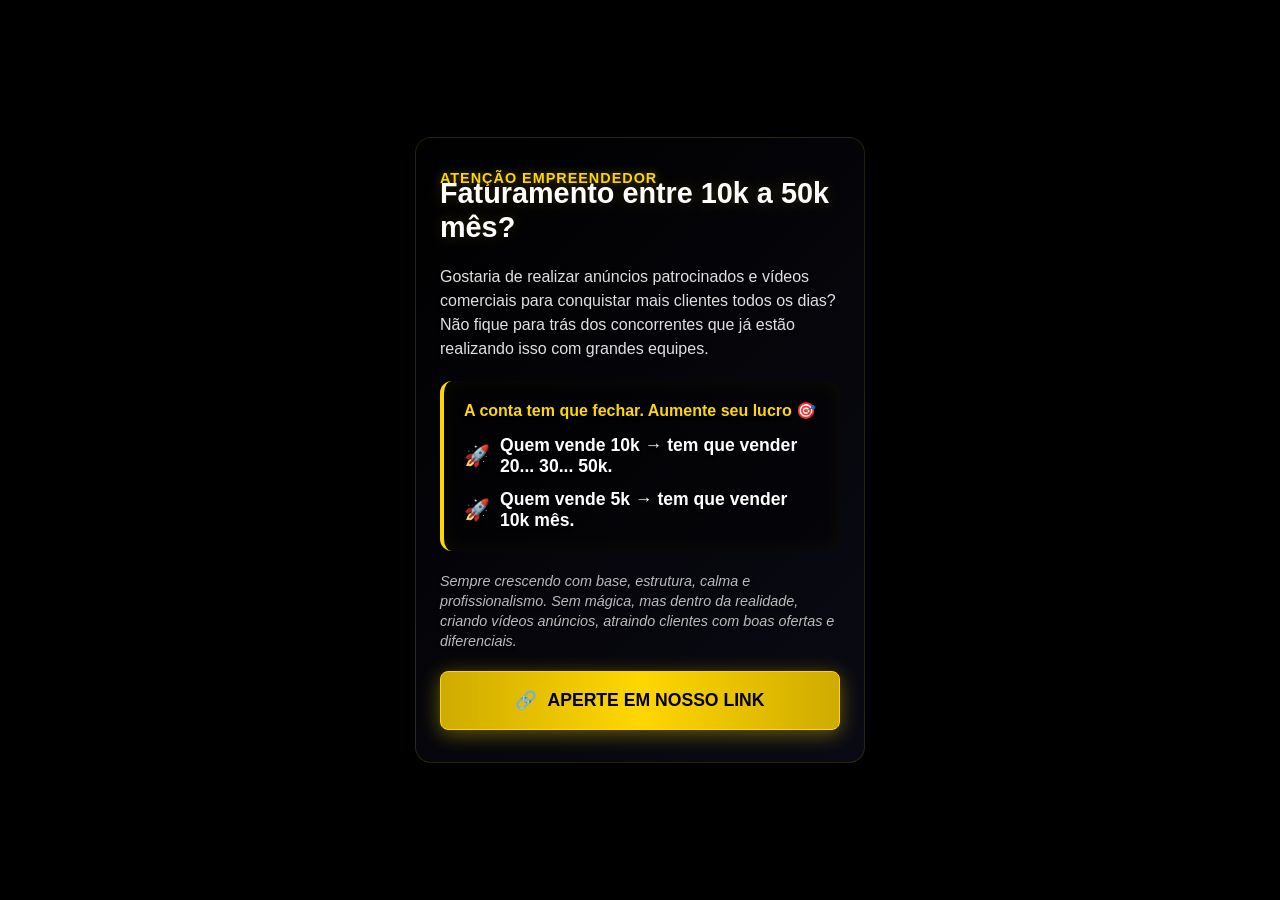
<file: Atenção Empreendedor  Faturamento entre 10k a 50k mês.html>
<!DOCTYPE html>
<html lang="pt-br">
<head>
    <meta charset="UTF-8">
    <meta name="viewport" content="width=device-width, initial-scale=1.0">
    <title>Visualização de Anúncio Galaxy Dark Theme</title>
    <style>
        /* Reset básico para garantir consistência entre navegadores */
        * {
            margin: 0;
            padding: 0;
            box-sizing: border-box;
            font-family: 'Segoe UI', Roboto, Helvetica, Arial, sans-serif;
        }

        /* Centralizando o anúncio na tela */
        body {
            display: flex;
            justify-content: center;
            align-items: center;
            min-height: 100vh;
            background-color: #000000; /* Fundo da página PRETO PURO */
            padding: 20px;
        }

        /* O Container Principal do Anúncio */
        .ad-container {
            position: relative;
            width: 100%;
            max-width: 450px;
            /* MUDANÇA: Gradiente Deep Space (Preto profundo) */
            background: linear-gradient(135deg, #000000 0%, #0a0a14 100%);
            color: #ffffff;
            border-radius: 16px;
            overflow: hidden;
            box-shadow: 0 20px 40px rgba(0,0,0,0.6);
            /* Adicionando uma borda sutil dourada para luxo */
            border: 1px solid rgba(255, 215, 0, 0.15);
        }

        /* Imagem de Fundo Galáxia (Overlay) */
        .ad-bg-image {
            position: absolute;
            top: 0;
            left: 0;
            width: 100%;
            height: 100%;
            /* MUDANÇA: Imagem de Galáxia/Nebulosa */
            background-image: url('https://images.unsplash.com/photo-1462331940025-496dfa712568?q=80&w=1000&auto=format&fit=crop');
            background-size: cover;
            background-position: center;
            /* Ajuste de opacidade e blend mode para as estrelas brilharem no fundo escuro */
            opacity: 0.4; 
            mix-blend-mode: screen;
            z-index: 1;
        }

        /* Conteúdo do anúncio */
        .ad-content {
            position: relative;
            z-index: 2;
            padding: 32px 24px;
            display: flex;
            flex-direction: column;
            gap: 20px;
            /* Sombra sutil no texto para melhorar leitura sobre a galáxia */
            text-shadow: 0 2px 4px rgba(0,0,0,0.3);
        }

        /* --- Hierarquia Tipográfica e Cores Douradas --- */

        /* O FILTRO (Público-Alvo) */
        .highlight-filter {
            color: #FFD700; /* Dourado */
            font-weight: 700;
            font-size: 0.9rem;
            text-transform: uppercase;
            letter-spacing: 1px;
            margin-bottom: -10px;
            text-shadow: 0 0 10px rgba(255, 215, 0, 0.4); /* Brilho dourado */
        }

        /* TÍTULO PRINCIPAL */
        h1 {
            font-size: 1.8rem;
            line-height: 1.2;
            font-weight: 800;
            color: #ffffff;
             /* Brilho dourado sutil no título */
            text-shadow: 0 0 15px rgba(255, 215, 0, 0.2);
        }

        /* O Problema e a Ambição (Texto do corpo) */
        .body-text {
            font-size: 1rem;
            line-height: 1.5;
            color: #e0e0e0;
        }

        /* Bloco de Escala */
        .scaling-block {
            /* Fundo mais escuro e translúcido */
            background-color: rgba(0, 0, 0, 0.4); 
            padding: 20px;
            border-radius: 12px;
            /* Borda dourada vibrante */
            border-left: 4px solid #FFD700;
            box-shadow: inset 0 0 20px rgba(255, 215, 0, 0.05);
        }

        .scaling-item {
            display: flex;
            align-items: center;
            font-size: 1.1rem;
            font-weight: 600;
            margin-bottom: 12px;
            color: #fff;
        }
        
        .scaling-item:last-child {
            margin-bottom: 0;
        }

        .emoji-rocket {
            margin-right: 10px;
            font-size: 1.3rem;
        }

        /* Metodologia (Texto secundário) */
        .methodology-text {
            font-size: 0.9rem;
            line-height: 1.4;
            color: #bbb; /* Um pouco mais claro para contraste no preto */
            font-style: italic;
        }

        /* Botão CTA Dourado Premium */
        .cta-button {
            display: flex;
            justify-content: center;
            align-items: center;
            /* Gradiente dourado mais rico e metálico */
            background: linear-gradient(to right, #CFAB00, #FFD700, #CFAB00);
            color: #000000; /* Texto preto para máximo contraste no ouro */
            text-decoration: none;
            font-weight: 800;
            font-size: 1.1rem;
            padding: 18px;
            border-radius: 8px;
            text-transform: uppercase;
            transition: transform 0.2s, box-shadow 0.2s;
            box-shadow: 0 4px 20px rgba(255, 215, 0, 0.4); /* Sombra dourada */
            text-align: center;
            border: 1px solid #FFD700;
            text-shadow: none; /* Remove sombra de texto do botão */
        }

        /* Efeito de hover no botão */
        .cta-button:hover {
            transform: translateY(-2px);
            box-shadow: 0 8px 30px rgba(255, 215, 0, 0.6);
            background: linear-gradient(to right, #FFD700, #FFE57A, #FFD700); /* Fica mais claro no hover */
        }
        
        .link-icon {
            margin-right: 10px;
        }

    </style>
</head>
<body>

    <div class="ad-container">
        <div class="ad-bg-image"></div>

        <div class="ad-content">
            
            <div>
                <p class="highlight-filter">Atenção Empreendedor</p>
                <h1>Faturamento entre 10k a 50k mês?</h1>
            </div>

            <p class="body-text">
                Gostaria de realizar anúncios patrocinados e vídeos comerciais para conquistar mais clientes todos os dias? Não fique para trás dos concorrentes que já estão realizando isso com grandes equipes.
            </p>

            <div class="scaling-block">
                <p style="margin-bottom: 15px; font-weight: bold; color: #FFD700;">A conta tem que fechar. Aumente seu lucro 🎯</p>
                <div class="scaling-item">
                    <span class="emoji-rocket">🚀</span> Quem vende 10k → tem que vender 20... 30... 50k.
                </div>
                <div class="scaling-item">
                    <span class="emoji-rocket">🚀</span> Quem vende 5k → tem que vender 10k mês.
                </div>
            </div>

            <p class="methodology-text">
                Sempre crescendo com base, estrutura, calma e profissionalismo. Sem mágica, mas dentro da realidade, criando vídeos anúncios, atraindo clientes com boas ofertas e diferenciais.
            </p>

            <a href="#" class="cta-button" id="myLinkButton">
                <span class="link-icon">🔗</span> Aperte em nosso link
            </a>

        </div>
    </div>

    <script>
        // Adiciona um ouvinte de clique ao botão para simular a ação
        document.getElementById('myLinkButton').addEventListener('click', function(e) {
            e.preventDefault(); // Impede o link de navegar de verdade neste exemplo
            
            // Simulação visual de clique
            this.style.transform = 'scale(0.98)';
            setTimeout(() => {
                this.style.transform = 'translateY(-2px)';
            }, 150);

            // Feedback para quem está testando o código
            alert("Clique registrado! No anúncio real, isso levaria para sua landing page/WhatsApp.");
            console.log("O usuário clicou no CTA de crescimento de faturamento.");
        });
    </script>

</body>
</html>
</file>
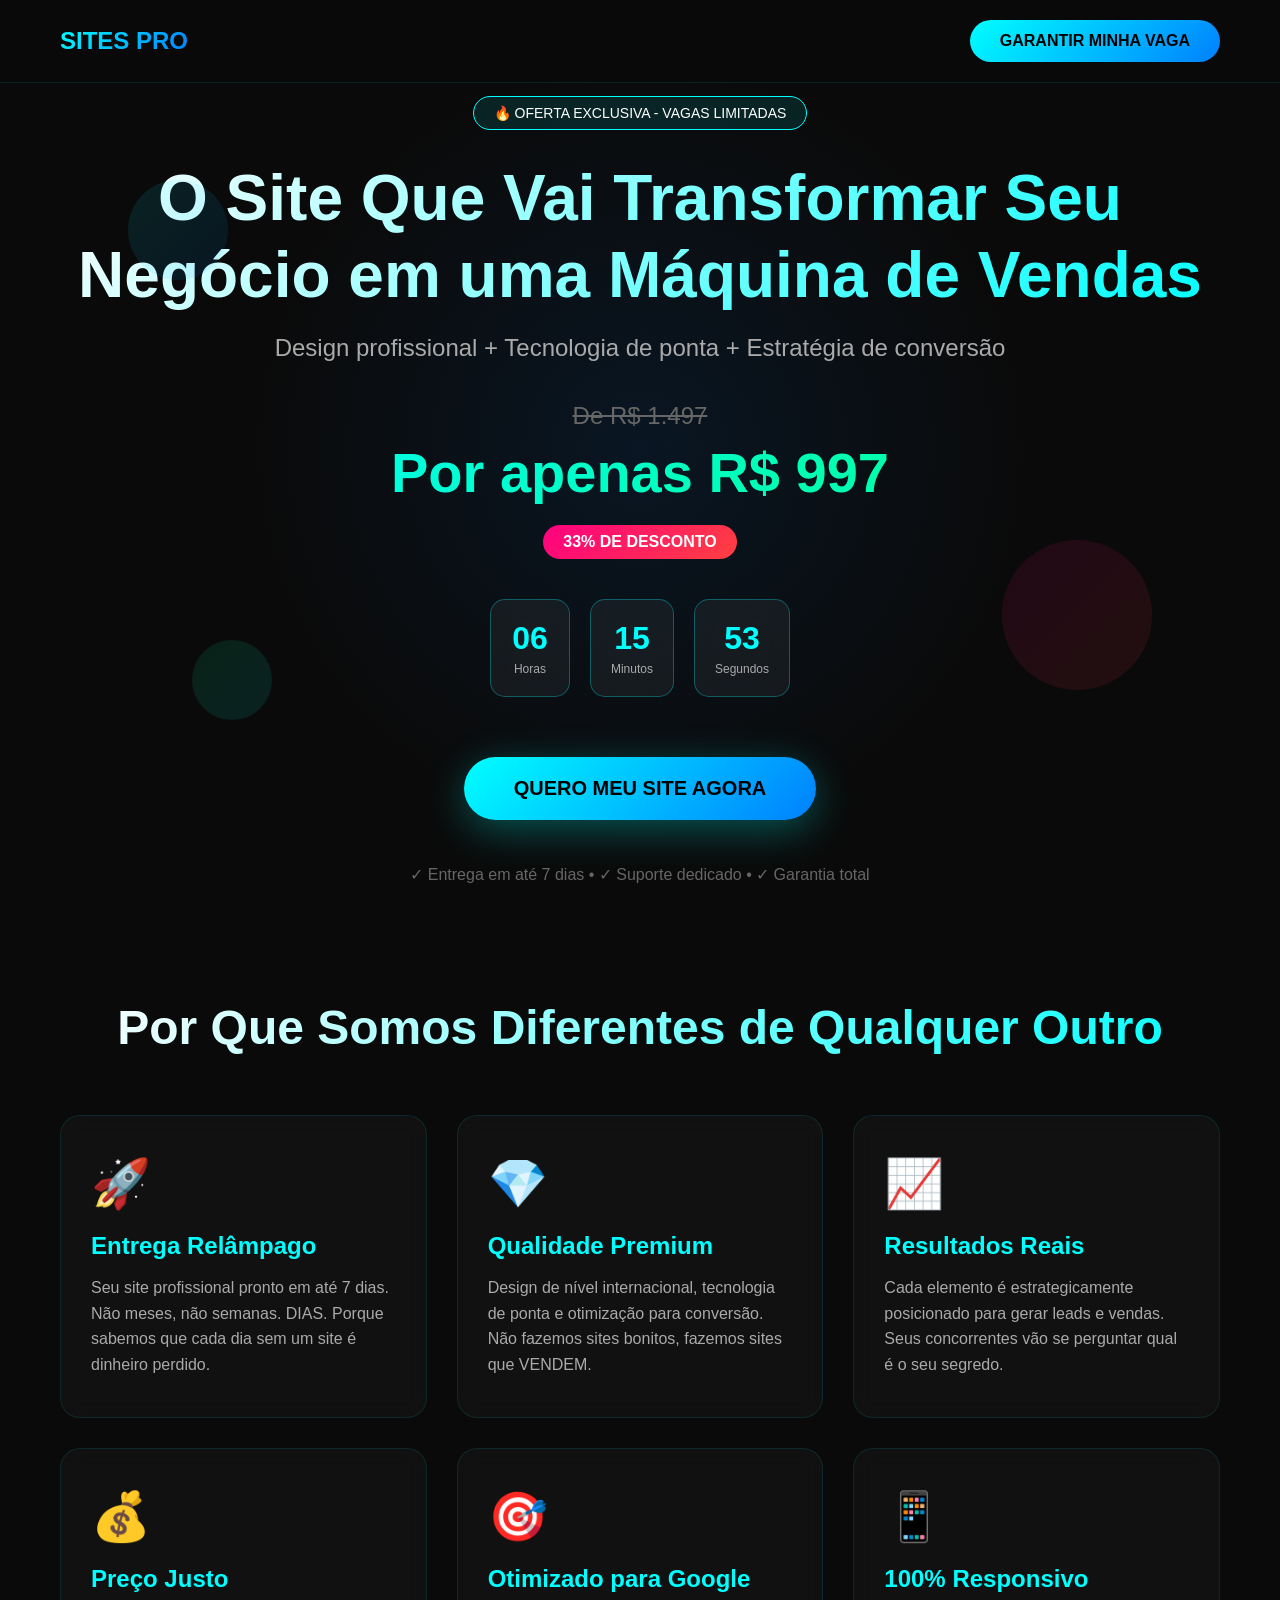
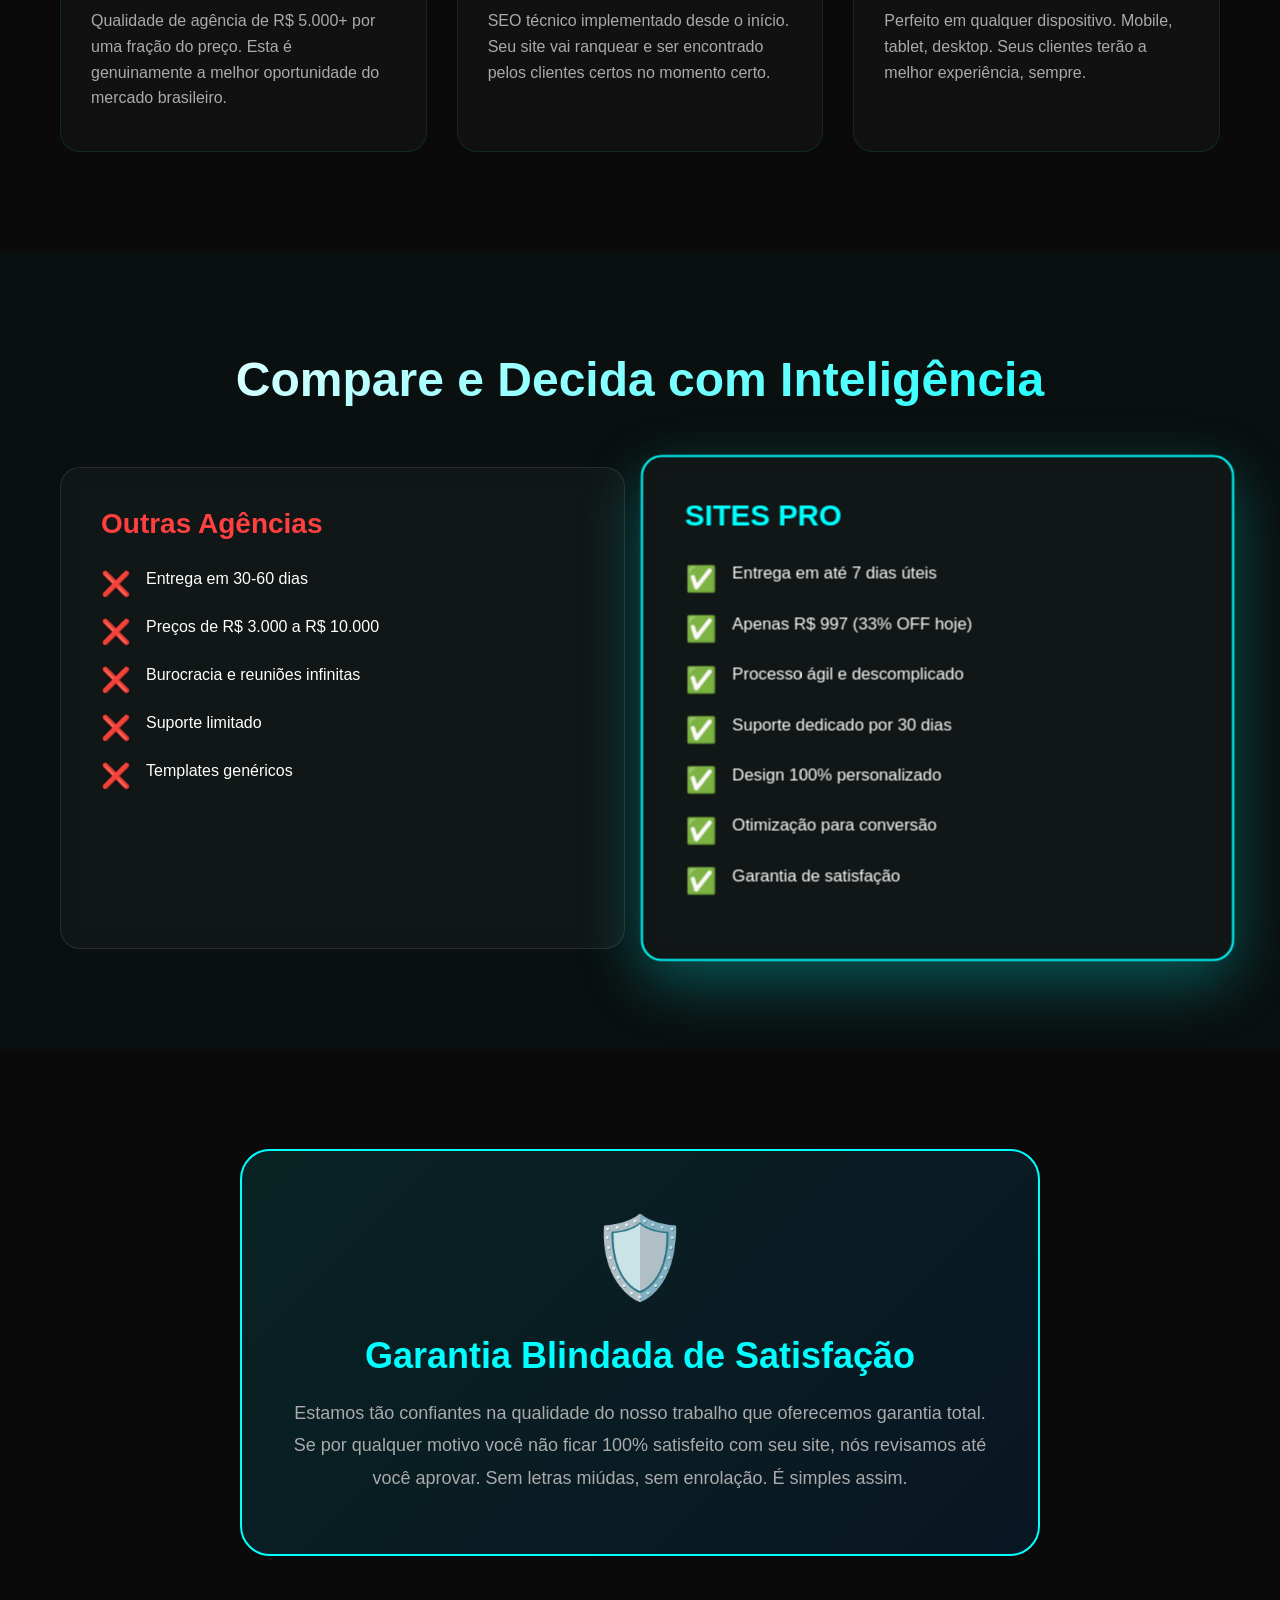
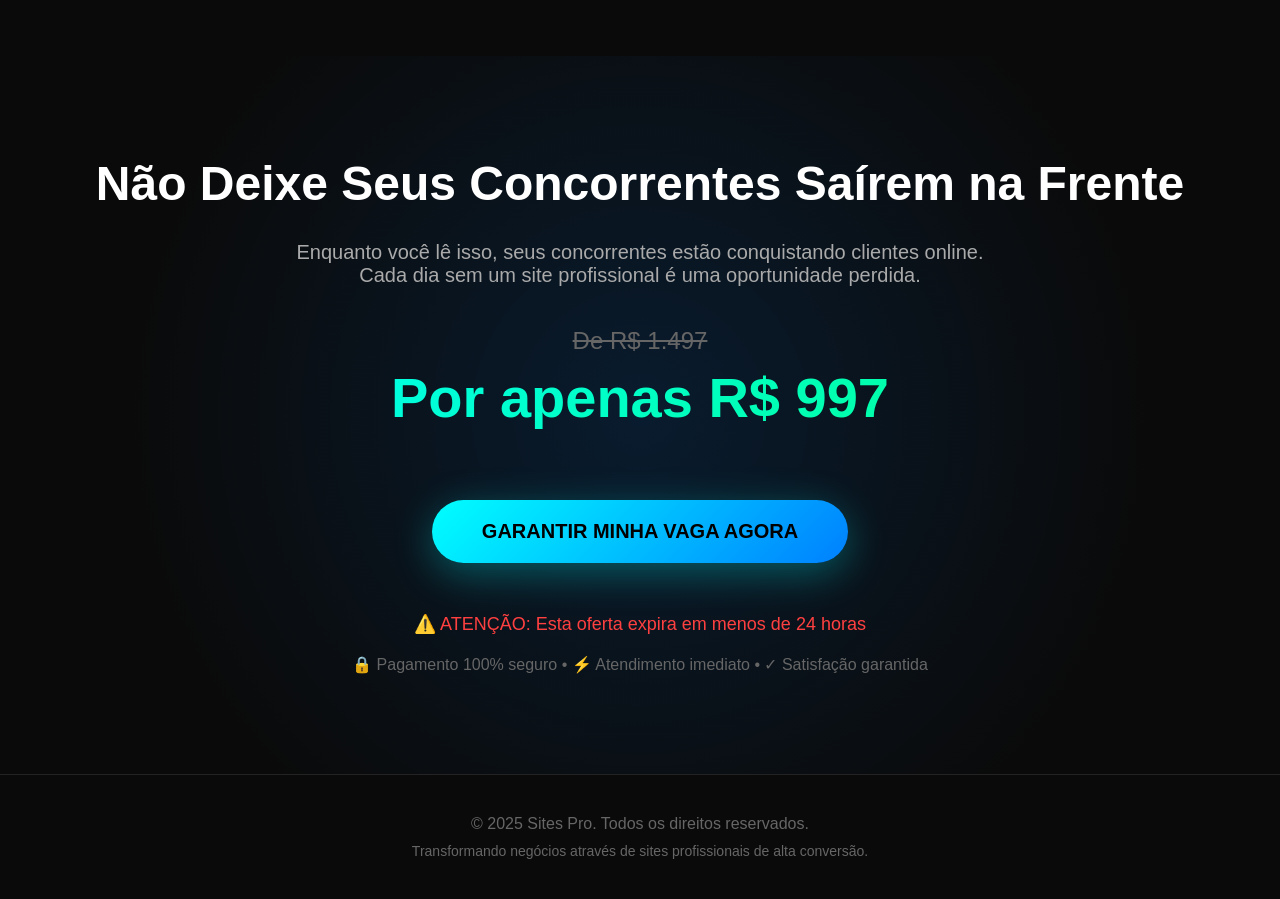
<file: landing_page_sites.html>
<!DOCTYPE html>
<html lang="pt-BR">
<head>
    <meta charset="UTF-8">
    <meta name="viewport" content="width=device-width, initial-scale=1.0">
    <title>Site Profissional que Vende | Oferta Exclusiva</title>
    <style>
        * {
            margin: 0;
            padding: 0;
            box-sizing: border-box;
        }

        body {
            font-family: 'Segoe UI', Tahoma, Geneva, Verdana, sans-serif;
            background: #0a0a0a;
            color: #fff;
            overflow-x: hidden;
        }

        .container {
            max-width: 1200px;
            margin: 0 auto;
            padding: 0 20px;
        }

        /* Header */
        header {
            background: rgba(10, 10, 10, 0.95);
            backdrop-filter: blur(10px);
            padding: 20px 0;
            position: fixed;
            width: 100%;
            top: 0;
            z-index: 1000;
            border-bottom: 1px solid rgba(0, 255, 255, 0.1);
        }

        .header-content {
            display: flex;
            justify-content: space-between;
            align-items: center;
        }

        .logo {
            font-size: 24px;
            font-weight: bold;
            background: linear-gradient(135deg, #00ffff, #0080ff);
            -webkit-background-clip: text;
            -webkit-text-fill-color: transparent;
        }

        .cta-header {
            background: linear-gradient(135deg, #00ffff, #0080ff);
            color: #000;
            padding: 12px 30px;
            border: none;
            border-radius: 50px;
            font-weight: bold;
            cursor: pointer;
            transition: all 0.3s;
            text-decoration: none;
            display: inline-block;
        }

        .cta-header:hover {
            transform: scale(1.05);
            box-shadow: 0 0 30px rgba(0, 255, 255, 0.5);
        }

        /* Hero Section */
        .hero {
            min-height: 100vh;
            display: flex;
            align-items: center;
            justify-content: center;
            position: relative;
            padding-top: 80px;
            background: radial-gradient(circle at 50% 50%, rgba(0, 128, 255, 0.1) 0%, transparent 50%);
        }

        .hero-content {
            text-align: center;
            z-index: 2;
        }

        .badge {
            display: inline-block;
            background: rgba(0, 255, 255, 0.1);
            border: 1px solid #00ffff;
            padding: 8px 20px;
            border-radius: 50px;
            font-size: 14px;
            margin-bottom: 30px;
            animation: pulse 2s infinite;
        }

        @keyframes pulse {
            0%, 100% { opacity: 1; }
            50% { opacity: 0.7; }
        }

        h1 {
            font-size: clamp(32px, 6vw, 64px);
            line-height: 1.2;
            margin-bottom: 20px;
            background: linear-gradient(135deg, #fff, #00ffff);
            -webkit-background-clip: text;
            -webkit-text-fill-color: transparent;
            animation: slideUp 1s ease-out;
        }

        @keyframes slideUp {
            from {
                opacity: 0;
                transform: translateY(30px);
            }
            to {
                opacity: 1;
                transform: translateY(0);
            }
        }

        .subtitle {
            font-size: clamp(18px, 3vw, 24px);
            color: #aaa;
            margin-bottom: 40px;
            animation: slideUp 1s ease-out 0.2s backwards;
        }

        .price-container {
            margin: 40px 0;
            animation: slideUp 1s ease-out 0.4s backwards;
        }

        .old-price {
            font-size: 24px;
            text-decoration: line-through;
            color: #666;
        }

        .new-price {
            font-size: 56px;
            font-weight: bold;
            background: linear-gradient(135deg, #00ffff, #00ff88);
            -webkit-background-clip: text;
            -webkit-text-fill-color: transparent;
            margin: 10px 0;
        }

        .discount-badge {
            display: inline-block;
            background: linear-gradient(135deg, #ff0080, #ff4040);
            padding: 8px 20px;
            border-radius: 50px;
            font-weight: bold;
            margin-top: 10px;
        }

        .cta-button {
            background: linear-gradient(135deg, #00ffff, #0080ff);
            color: #000;
            padding: 20px 50px;
            border: none;
            border-radius: 50px;
            font-size: 20px;
            font-weight: bold;
            cursor: pointer;
            transition: all 0.3s;
            margin: 30px 0;
            display: inline-block;
            text-decoration: none;
            animation: slideUp 1s ease-out 0.6s backwards;
            box-shadow: 0 10px 40px rgba(0, 255, 255, 0.3);
        }

        .cta-button:hover {
            transform: translateY(-5px);
            box-shadow: 0 15px 50px rgba(0, 255, 255, 0.5);
        }

        .timer {
            display: flex;
            justify-content: center;
            gap: 20px;
            margin: 30px 0;
            animation: slideUp 1s ease-out 0.8s backwards;
        }

        .timer-box {
            background: rgba(255, 255, 255, 0.05);
            backdrop-filter: blur(10px);
            border: 1px solid rgba(0, 255, 255, 0.3);
            padding: 20px;
            border-radius: 15px;
            min-width: 80px;
        }

        .timer-number {
            font-size: 32px;
            font-weight: bold;
            color: #00ffff;
        }

        .timer-label {
            font-size: 12px;
            color: #aaa;
            margin-top: 5px;
        }

        /* Benefits Section */
        .benefits {
            padding: 100px 0;
            position: relative;
        }

        .section-title {
            text-align: center;
            font-size: clamp(32px, 5vw, 48px);
            margin-bottom: 60px;
            background: linear-gradient(135deg, #fff, #00ffff);
            -webkit-background-clip: text;
            -webkit-text-fill-color: transparent;
        }

        .benefits-grid {
            display: grid;
            grid-template-columns: repeat(auto-fit, minmax(280px, 1fr));
            gap: 30px;
        }

        .benefit-card {
            background: rgba(255, 255, 255, 0.03);
            backdrop-filter: blur(10px);
            border: 1px solid rgba(0, 255, 255, 0.1);
            padding: 40px 30px;
            border-radius: 20px;
            transition: all 0.3s;
            opacity: 0;
            transform: translateY(30px);
        }

        .benefit-card.visible {
            animation: fadeInUp 0.6s forwards;
        }

        @keyframes fadeInUp {
            to {
                opacity: 1;
                transform: translateY(0);
            }
        }

        .benefit-card:hover {
            transform: translateY(-10px);
            border-color: #00ffff;
            box-shadow: 0 20px 40px rgba(0, 255, 255, 0.2);
        }

        .benefit-icon {
            font-size: 48px;
            margin-bottom: 20px;
        }

        .benefit-title {
            font-size: 24px;
            margin-bottom: 15px;
            color: #00ffff;
        }

        .benefit-text {
            color: #aaa;
            line-height: 1.6;
        }

        /* Comparison Section */
        .comparison {
            padding: 100px 0;
            background: rgba(0, 255, 255, 0.02);
        }

        .comparison-container {
            display: grid;
            grid-template-columns: repeat(auto-fit, minmax(300px, 1fr));
            gap: 30px;
            margin-top: 60px;
        }

        .comparison-card {
            background: rgba(255, 255, 255, 0.03);
            backdrop-filter: blur(10px);
            border: 1px solid rgba(255, 255, 255, 0.1);
            padding: 40px;
            border-radius: 20px;
        }

        .comparison-card.highlight {
            border: 2px solid #00ffff;
            transform: scale(1.05);
            box-shadow: 0 20px 60px rgba(0, 255, 255, 0.3);
        }

        .comparison-title {
            font-size: 28px;
            margin-bottom: 30px;
        }

        .comparison-item {
            display: flex;
            align-items: start;
            margin: 20px 0;
        }

        .comparison-item span {
            margin-right: 15px;
            font-size: 24px;
        }

        /* Guarantee Section */
        .guarantee {
            padding: 100px 0;
            text-align: center;
        }

        .guarantee-box {
            background: linear-gradient(135deg, rgba(0, 255, 255, 0.1), rgba(0, 128, 255, 0.1));
            border: 2px solid #00ffff;
            border-radius: 30px;
            padding: 60px 40px;
            max-width: 800px;
            margin: 0 auto;
        }

        .guarantee-icon {
            font-size: 80px;
            margin-bottom: 30px;
        }

        .guarantee-title {
            font-size: 36px;
            margin-bottom: 20px;
            color: #00ffff;
        }

        .guarantee-text {
            font-size: 18px;
            color: #aaa;
            line-height: 1.8;
        }

        /* Final CTA */
        .final-cta {
            padding: 100px 0;
            text-align: center;
            background: radial-gradient(circle at 50% 50%, rgba(0, 128, 255, 0.15) 0%, transparent 70%);
        }

        .final-cta h2 {
            font-size: clamp(28px, 5vw, 48px);
            margin-bottom: 30px;
        }

        .urgency-text {
            color: #ff4040;
            font-size: 18px;
            margin: 20px 0;
            animation: pulse 2s infinite;
        }

        /* Footer */
        footer {
            padding: 40px 0;
            text-align: center;
            border-top: 1px solid rgba(255, 255, 255, 0.1);
            color: #666;
        }

        /* Mobile Responsive */
        @media (max-width: 768px) {
            .header-content {
                flex-direction: column;
                gap: 15px;
            }

            .timer {
                flex-wrap: wrap;
            }

            .timer-box {
                min-width: 60px;
                padding: 15px;
            }

            .timer-number {
                font-size: 24px;
            }

            .comparison-card.highlight {
                transform: scale(1);
            }

            .cta-button {
                padding: 18px 40px;
                font-size: 18px;
            }

            .benefit-card {
                padding: 30px 20px;
            }
        }

        /* Floating Elements */
        .floating-shape {
            position: absolute;
            border-radius: 50%;
            opacity: 0.1;
            animation: float 6s ease-in-out infinite;
        }

        @keyframes float {
            0%, 100% { transform: translateY(0); }
            50% { transform: translateY(-20px); }
        }

        .shape1 {
            width: 100px;
            height: 100px;
            background: linear-gradient(135deg, #00ffff, #0080ff);
            top: 20%;
            left: 10%;
            animation-delay: 0s;
        }

        .shape2 {
            width: 150px;
            height: 150px;
            background: linear-gradient(135deg, #ff0080, #ff4040);
            top: 60%;
            right: 10%;
            animation-delay: 2s;
        }

        .shape3 {
            width: 80px;
            height: 80px;
            background: linear-gradient(135deg, #00ff88, #00ffff);
            bottom: 20%;
            left: 15%;
            animation-delay: 4s;
        }
    </style>
</head>
<body>
    <header>
        <div class="container">
            <div class="header-content">
                <div class="logo">SITES PRO</div>
                <a href="#cta" class="cta-header">GARANTIR MINHA VAGA</a>
            </div>
        </div>
    </header>

    <section class="hero">
        <div class="floating-shape shape1"></div>
        <div class="floating-shape shape2"></div>
        <div class="floating-shape shape3"></div>
        
        <div class="container">
            <div class="hero-content">
                <div class="badge">🔥 OFERTA EXCLUSIVA - VAGAS LIMITADAS</div>
                <h1>O Site Que Vai Transformar Seu Negócio em uma Máquina de Vendas</h1>
                <p class="subtitle">Design profissional + Tecnologia de ponta + Estratégia de conversão</p>
                
                <div class="price-container">
                    <div class="old-price">De R$ 1.497</div>
                    <div class="new-price">Por apenas R$ 997</div>
                    <div class="discount-badge">33% DE DESCONTO</div>
                </div>

                <div class="timer">
                    <div class="timer-box">
                        <div class="timer-number" id="hours">23</div>
                        <div class="timer-label">Horas</div>
                    </div>
                    <div class="timer-box">
                        <div class="timer-number" id="minutes">59</div>
                        <div class="timer-label">Minutos</div>
                    </div>
                    <div class="timer-box">
                        <div class="timer-number" id="seconds">59</div>
                        <div class="timer-label">Segundos</div>
                    </div>
                </div>

                <a href="#cta" class="cta-button">QUERO MEU SITE AGORA</a>
                <p style="color: #666; margin-top: 15px;">✓ Entrega em até 7 dias • ✓ Suporte dedicado • ✓ Garantia total</p>
            </div>
        </div>
    </section>

    <section class="benefits">
        <div class="container">
            <h2 class="section-title">Por Que Somos Diferentes de Qualquer Outro</h2>
            <div class="benefits-grid">
                <div class="benefit-card">
                    <div class="benefit-icon">🚀</div>
                    <h3 class="benefit-title">Entrega Relâmpago</h3>
                    <p class="benefit-text">Seu site profissional pronto em até 7 dias. Não meses, não semanas. DIAS. Porque sabemos que cada dia sem um site é dinheiro perdido.</p>
                </div>
                <div class="benefit-card">
                    <div class="benefit-icon">💎</div>
                    <h3 class="benefit-title">Qualidade Premium</h3>
                    <p class="benefit-text">Design de nível internacional, tecnologia de ponta e otimização para conversão. Não fazemos sites bonitos, fazemos sites que VENDEM.</p>
                </div>
                <div class="benefit-card">
                    <div class="benefit-icon">📈</div>
                    <h3 class="benefit-title">Resultados Reais</h3>
                    <p class="benefit-text">Cada elemento é estrategicamente posicionado para gerar leads e vendas. Seus concorrentes vão se perguntar qual é o seu segredo.</p>
                </div>
                <div class="benefit-card">
                    <div class="benefit-icon">💰</div>
                    <h3 class="benefit-title">Preço Justo</h3>
                    <p class="benefit-text">Qualidade de agência de R$ 5.000+ por uma fração do preço. Esta é genuinamente a melhor oportunidade do mercado brasileiro.</p>
                </div>
                <div class="benefit-card">
                    <div class="benefit-icon">🎯</div>
                    <h3 class="benefit-title">Otimizado para Google</h3>
                    <p class="benefit-text">SEO técnico implementado desde o início. Seu site vai ranquear e ser encontrado pelos clientes certos no momento certo.</p>
                </div>
                <div class="benefit-card">
                    <div class="benefit-icon">📱</div>
                    <h3 class="benefit-title">100% Responsivo</h3>
                    <p class="benefit-text">Perfeito em qualquer dispositivo. Mobile, tablet, desktop. Seus clientes terão a melhor experiência, sempre.</p>
                </div>
            </div>
        </div>
    </section>

    <section class="comparison">
        <div class="container">
            <h2 class="section-title">Compare e Decida com Inteligência</h2>
            <div class="comparison-container">
                <div class="comparison-card">
                    <h3 class="comparison-title" style="color: #ff4040;">Outras Agências</h3>
                    <div class="comparison-item">
                        <span>❌</span>
                        <div>Entrega em 30-60 dias</div>
                    </div>
                    <div class="comparison-item">
                        <span>❌</span>
                        <div>Preços de R$ 3.000 a R$ 10.000</div>
                    </div>
                    <div class="comparison-item">
                        <span>❌</span>
                        <div>Burocracia e reuniões infinitas</div>
                    </div>
                    <div class="comparison-item">
                        <span>❌</span>
                        <div>Suporte limitado</div>
                    </div>
                    <div class="comparison-item">
                        <span>❌</span>
                        <div>Templates genéricos</div>
                    </div>
                </div>

                <div class="comparison-card highlight">
                    <h3 class="comparison-title" style="color: #00ffff;">SITES PRO</h3>
                    <div class="comparison-item">
                        <span>✅</span>
                        <div>Entrega em até 7 dias úteis</div>
                    </div>
                    <div class="comparison-item">
                        <span>✅</span>
                        <div>Apenas R$ 997 (33% OFF hoje)</div>
                    </div>
                    <div class="comparison-item">
                        <span>✅</span>
                        <div>Processo ágil e descomplicado</div>
                    </div>
                    <div class="comparison-item">
                        <span>✅</span>
                        <div>Suporte dedicado por 30 dias</div>
                    </div>
                    <div class="comparison-item">
                        <span>✅</span>
                        <div>Design 100% personalizado</div>
                    </div>
                    <div class="comparison-item">
                        <span>✅</span>
                        <div>Otimização para conversão</div>
                    </div>
                    <div class="comparison-item">
                        <span>✅</span>
                        <div>Garantia de satisfação</div>
                    </div>
                </div>
            </div>
        </div>
    </section>

    <section class="guarantee">
        <div class="container">
            <div class="guarantee-box">
                <div class="guarantee-icon">🛡️</div>
                <h2 class="guarantee-title">Garantia Blindada de Satisfação</h2>
                <p class="guarantee-text">
                    Estamos tão confiantes na qualidade do nosso trabalho que oferecemos garantia total. Se por qualquer motivo você não ficar 100% satisfeito com seu site, nós revisamos até você aprovar. Sem letras miúdas, sem enrolação. É simples assim.
                </p>
            </div>
        </div>
    </section>

    <section class="final-cta" id="cta">
        <div class="container">
            <h2>Não Deixe Seus Concorrentes Saírem na Frente</h2>
            <p style="font-size: 20px; color: #aaa; max-width: 700px; margin: 20px auto;">
                Enquanto você lê isso, seus concorrentes estão conquistando clientes online. Cada dia sem um site profissional é uma oportunidade perdida.
            </p>
            <div class="price-container">
                <div class="old-price">De R$ 1.497</div>
                <div class="new-price">Por apenas R$ 997</div>
            </div>
            <a href="https://wa.me/5511999999999?text=Quero%20garantir%20minha%20vaga%20com%20desconto!" class="cta-button">
                GARANTIR MINHA VAGA AGORA
            </a>
            <p class="urgency-text">⚠️ ATENÇÃO: Esta oferta expira em menos de 24 horas</p>
            <p style="color: #666; margin-top: 20px;">🔒 Pagamento 100% seguro • ⚡ Atendimento imediato • ✓ Satisfação garantida</p>
        </div>
    </section>

    <footer>
        <div class="container">
            <p>&copy; 2025 Sites Pro. Todos os direitos reservados.</p>
            <p style="margin-top: 10px; font-size: 14px;">Transformando negócios através de sites profissionais de alta conversão.</p>
        </div>
    </footer>

    <script>
        // Countdown Timer
        function updateTimer() {
            const now = new Date();
            const midnight = new Date();
            midnight.setHours(24, 0, 0, 0);
            
            const diff = midnight - now;
            
            const hours = Math.floor(diff / (1000 * 60 * 60));
            const minutes = Math.floor((diff % (1000 * 60 * 60)) / (1000 * 60));
            const seconds = Math.floor((diff % (1000 * 60)) / 1000);
            
            document.getElementById('hours').textContent = String(hours).padStart(2, '0');
            document.getElementById('minutes').textContent = String(minutes).padStart(2, '0');
            document.getElementById('seconds').textContent = String(seconds).padStart(2, '0');
        }
        
        updateTimer();
        setInterval(updateTimer, 1000);

        // Scroll animations
        const observerOptions = {
            threshold: 0.1,
            rootMargin: '0px 0px -100px 0px'
        };

        const observer = new IntersectionObserver((entries) => {
            entries.forEach(entry => {
                if (entry.isIntersecting) {
                    entry.target.classList.add('visible');
                }
            });
        }, observerOptions);

        document.querySelectorAll('.benefit-card').forEach(card => {
            observer.observe(card);
        });

        // Smooth scroll
        document.querySelectorAll('a[href^="#"]').forEach(anchor => {
            anchor.addEventListener('click', function (e) {
                e.preventDefault();
                const target = document.querySelector(this.getAttribute('href'));
                if (target) {
                    target.scrollIntoView({
                        behavior: 'smooth',
                        block: 'start'
                    });
                }
            });
        });
    </script>
</body>
</html>
</file>
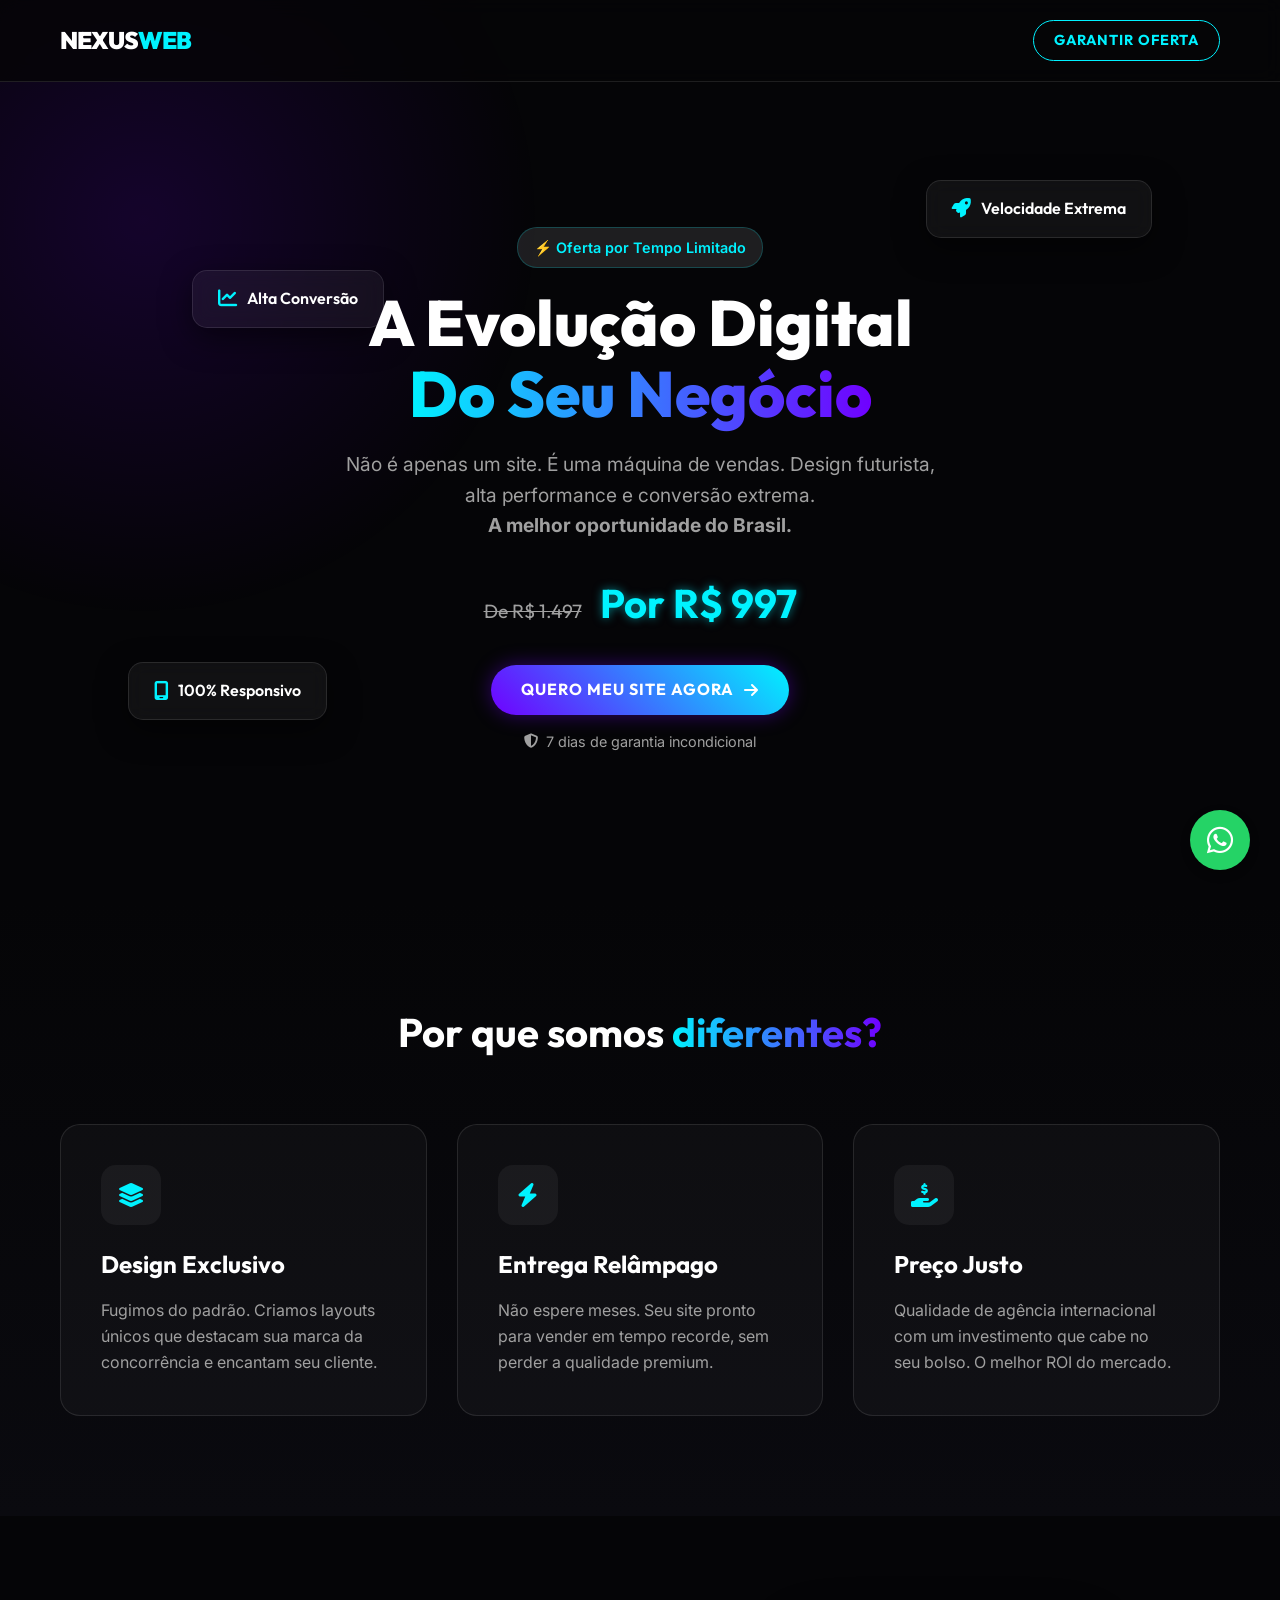
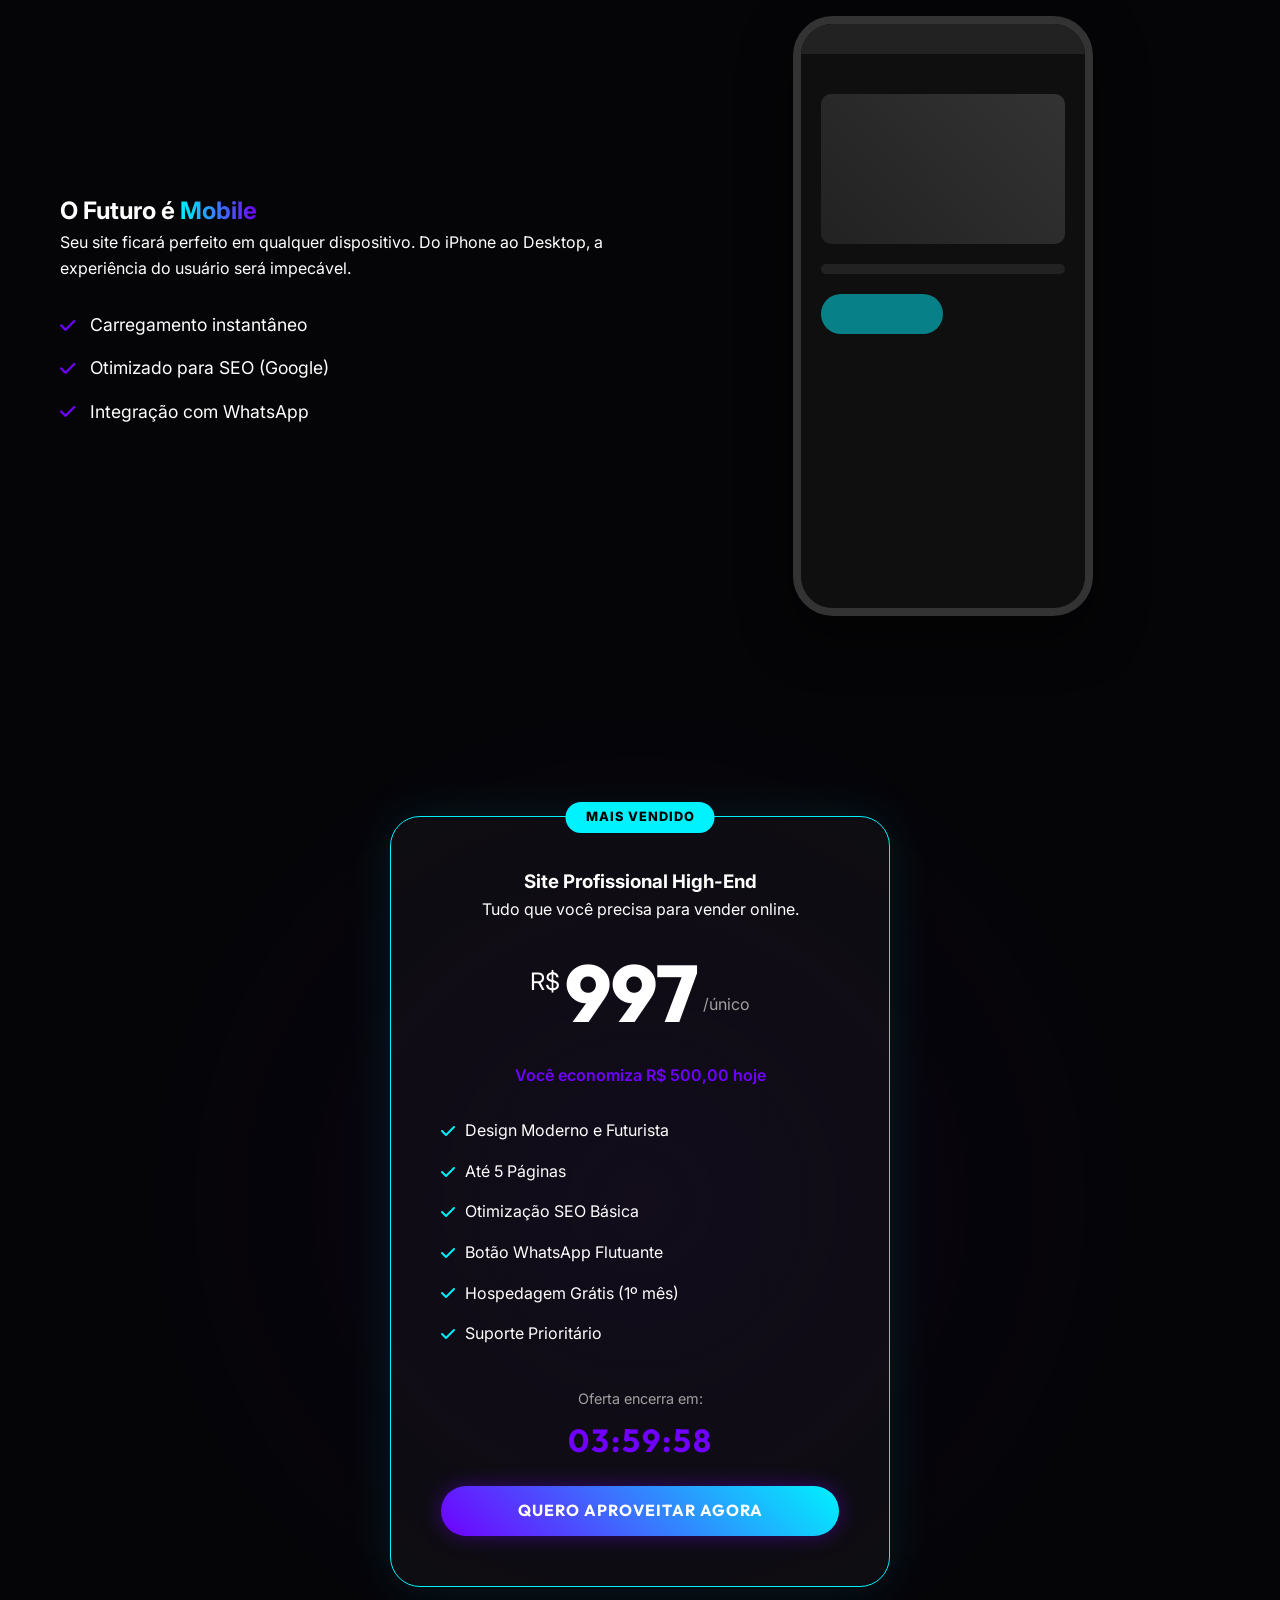
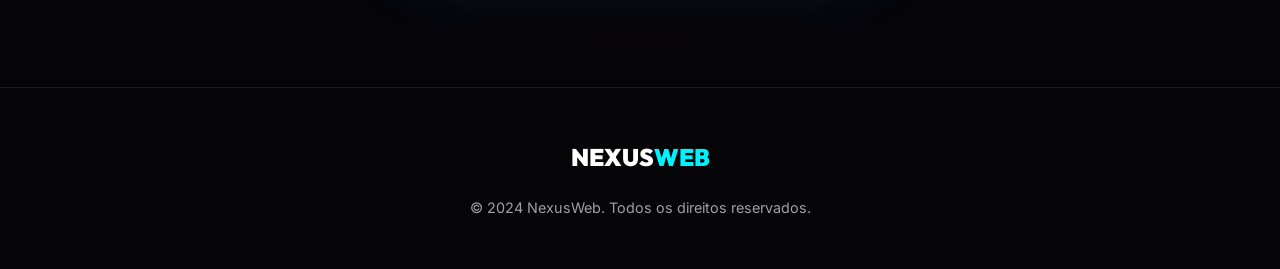
<file: nexus.html>
<!DOCTYPE html>
<html lang="pt-BR">

<head>
    <meta charset="UTF-8">
    <meta name="viewport" content="width=device-width, initial-scale=1.0">
    <title>Criação de Sites de Alta Performance | Oferta Exclusiva</title>
    <meta name="description"
        content="A melhor oportunidade do Brasil. Sites profissionais, modernos e de alta conversão. De R$1497 por R$997.">

    <!-- Fonts -->
    <link rel="preconnect" href="https://fonts.googleapis.com">
    <link rel="preconnect" href="https://fonts.gstatic.com" crossorigin>
    <link
        href="https://fonts.googleapis.com/css2?family=Inter:wght@400;600;800&family=Outfit:wght@500;700;900&display=swap"
        rel="stylesheet">

    <!-- Styles -->
    <link rel="stylesheet" href="style.css">

    <!-- Icons -->
    <link rel="stylesheet" href="https://cdnjs.cloudflare.com/ajax/libs/font-awesome/6.4.0/css/all.min.css">
</head>

<body>
    <div class="background-glow"></div>

    <nav class="navbar">
        <div class="container nav-container">
            <div class="logo">NEXUS<span class="highlight">WEB</span></div>
            <a href="#oferta" class="btn btn-sm">Garantir Oferta</a>
        </div>
    </nav>

    <header class="hero">
        <div class="container hero-content">
            <div class="badge">⚡ Oferta por Tempo Limitado</div>
            <h1 class="hero-title">
                A Evolução Digital <br>
                <span class="text-gradient">Do Seu Negócio</span>
            </h1>
            <p class="hero-subtitle">
                Não é apenas um site. É uma máquina de vendas. Design futurista, alta performance e conversão extrema.
                <br><strong>A melhor oportunidade do Brasil.</strong>
            </p>
            <div class="price-tag">
                <span class="old-price">De R$ 1.497</span>
                <span class="new-price">Por R$ 997</span>
            </div>
            <div class="cta-group">
                <a href="#oferta" class="btn btn-primary pulse">QUERO MEU SITE AGORA <i
                        class="fa-solid fa-arrow-right"></i></a>
                <p class="guarantee-text"><i class="fa-solid fa-shield-halved"></i> 7 dias de garantia incondicional</p>
            </div>
        </div>
        <div class="hero-visual">
            <div class="glowing-orb"></div>
            <div class="glass-card card-1">
                <i class="fa-solid fa-rocket"></i>
                <span>Velocidade Extrema</span>
            </div>
            <div class="glass-card card-2">
                <i class="fa-solid fa-mobile-screen"></i>
                <span>100% Responsivo</span>
            </div>
            <div class="glass-card card-3">
                <i class="fa-solid fa-chart-line"></i>
                <span>Alta Conversão</span>
            </div>
        </div>
    </header>

    <section class="features" id="diferenciais">
        <div class="container">
            <h2 class="section-title">Por que somos <span class="text-gradient">diferentes?</span></h2>
            <div class="grid-3">
                <div class="feature-card reveal">
                    <div class="icon-box"><i class="fa-solid fa-layer-group"></i></div>
                    <h3>Design Exclusivo</h3>
                    <p>Fugimos do padrão. Criamos layouts únicos que destacam sua marca da concorrência e encantam seu
                        cliente.</p>
                </div>
                <div class="feature-card reveal">
                    <div class="icon-box"><i class="fa-solid fa-bolt"></i></div>
                    <h3>Entrega Relâmpago</h3>
                    <p>Não espere meses. Seu site pronto para vender em tempo recorde, sem perder a qualidade premium.
                    </p>
                </div>
                <div class="feature-card reveal">
                    <div class="icon-box"><i class="fa-solid fa-hand-holding-dollar"></i></div>
                    <h3>Preço Justo</h3>
                    <p>Qualidade de agência internacional com um investimento que cabe no seu bolso. O melhor ROI do
                        mercado.</p>
                </div>
            </div>
        </div>
    </section>

    <section class="showcase">
        <div class="container">
            <div class="showcase-content reveal">
                <h2>O Futuro é <span class="text-gradient">Mobile</span></h2>
                <p>Seu site ficará perfeito em qualquer dispositivo. Do iPhone ao Desktop, a experiência do usuário será
                    impecável.</p>
                <ul class="check-list">
                    <li><i class="fa-solid fa-check"></i> Carregamento instantâneo</li>
                    <li><i class="fa-solid fa-check"></i> Otimizado para SEO (Google)</li>
                    <li><i class="fa-solid fa-check"></i> Integração com WhatsApp</li>
                </ul>
            </div>
            <div class="showcase-visual reveal">
                <!-- CSS drawn phone or placeholder -->
                <div class="phone-mockup">
                    <div class="screen">
                        <div class="screen-header"></div>
                        <div class="screen-content">
                            <div class="skeleton-hero"></div>
                            <div class="skeleton-lines"></div>
                            <div class="skeleton-btn"></div>
                        </div>
                    </div>
                </div>
            </div>
        </div>
    </section>

    <section class="pricing" id="oferta">
        <div class="container">
            <div class="pricing-card reveal">
                <div class="popular-badge">MAIS VENDIDO</div>
                <h3>Site Profissional High-End</h3>
                <p class="pricing-desc">Tudo que você precisa para vender online.</p>

                <div class="price-display">
                    <span class="currency">R$</span>
                    <span class="amount">997</span>
                    <span class="period">/único</span>
                </div>
                <p class="savings">Você economiza R$ 500,00 hoje</p>

                <ul class="benefits-list">
                    <li><i class="fa-solid fa-check"></i> Design Moderno e Futurista</li>
                    <li><i class="fa-solid fa-check"></i> Até 5 Páginas</li>
                    <li><i class="fa-solid fa-check"></i> Otimização SEO Básica</li>
                    <li><i class="fa-solid fa-check"></i> Botão WhatsApp Flutuante</li>
                    <li><i class="fa-solid fa-check"></i> Hospedagem Grátis (1º mês)</li>
                    <li><i class="fa-solid fa-check"></i> Suporte Prioritário</li>
                </ul>

                <div class="countdown-container">
                    <p>Oferta encerra em:</p>
                    <div id="countdown" class="countdown">00:00:00</div>
                </div>
                <a href="#" class="btn btn-primary btn-block">QUERO APROVEITAR AGORA</a>
            </div>
        </div>
    </section>

    <a href="https://wa.me/5511999999999" class="whatsapp-float" target="_blank">
        <i class="fa-brands fa-whatsapp"></i>
    </a>

    <footer class="footer">
        <div class="container">
            <div class="footer-content">
                <div class="footer-logo">NEXUS<span class="highlight">WEB</span></div>
                <p>© 2024 NexusWeb. Todos os direitos reservados.</p>
            </div>
        </div>
    </footer>

    <script src="script.js"></script>
</body>

</html>
</file>
<file: style.css>
:root {
    --bg-dark: #050507;
    --bg-card: rgba(255, 255, 255, 0.03);
    --primary: #00f2ff;
    --secondary: #7000ff;
    --text-main: #ffffff;
    --text-muted: #a0a0a0;
    --glass-border: rgba(255, 255, 255, 0.1);
    --font-heading: 'Outfit', sans-serif;
    --font-body: 'Inter', sans-serif;
    --transition: all 0.3s ease;
}

* {
    margin: 0;
    padding: 0;
    box-sizing: border-box;
}

html {
    scroll-behavior: smooth;
}

body {
    background-color: var(--bg-dark);
    color: var(--text-main);
    font-family: var(--font-body);
    line-height: 1.6;
    overflow-x: hidden;
}

/* Utilities */
.container {
    max-width: 1200px;
    margin: 0 auto;
    padding: 0 20px;
}

.text-gradient {
    background: linear-gradient(to right, var(--primary), var(--secondary));
    -webkit-background-clip: text;
    -webkit-text-fill-color: transparent;
    background-clip: text;
}

.btn {
    display: inline-flex;
    align-items: center;
    gap: 10px;
    padding: 12px 30px;
    border-radius: 50px;
    font-weight: 700;
    text-decoration: none;
    transition: var(--transition);
    cursor: pointer;
    font-family: var(--font-heading);
    text-transform: uppercase;
    letter-spacing: 1px;
}

.btn-primary {
    background: linear-gradient(45deg, var(--secondary), var(--primary));
    color: white;
    box-shadow: 0 0 20px rgba(112, 0, 255, 0.4);
    border: none;
}

.btn-primary:hover {
    transform: translateY(-2px);
    box-shadow: 0 0 30px rgba(0, 242, 255, 0.6);
}

.btn-sm {
    padding: 8px 20px;
    font-size: 0.9rem;
    border: 1px solid var(--primary);
    color: var(--primary);
}

.btn-sm:hover {
    background: var(--primary);
    color: var(--bg-dark);
}

/* Navbar */
.navbar {
    position: fixed;
    top: 0;
    width: 100%;
    padding: 20px 0;
    z-index: 1000;
    background: rgba(5, 5, 7, 0.8);
    backdrop-filter: blur(10px);
    border-bottom: 1px solid var(--glass-border);
}

.nav-container {
    display: flex;
    justify-content: space-between;
    align-items: center;
}

.logo {
    font-family: var(--font-heading);
    font-weight: 900;
    font-size: 1.5rem;
    letter-spacing: -1px;
}

.highlight {
    color: var(--primary);
}

/* Hero Section */
.hero {
    min-height: 100vh;
    display: flex;
    align-items: center;
    justify-content: center;
    position: relative;
    padding-top: 80px;
    overflow: hidden;
}

.background-glow {
    position: fixed;
    top: -20%;
    left: -20%;
    width: 800px;
    height: 800px;
    background: radial-gradient(circle, rgba(112, 0, 255, 0.15) 0%, rgba(0, 0, 0, 0) 70%);
    z-index: -1;
    pointer-events: none;
}

.hero-content {
    text-align: center;
    max-width: 800px;
    z-index: 2;
}

.badge {
    display: inline-block;
    padding: 8px 16px;
    background: rgba(255, 255, 255, 0.1);
    border-radius: 20px;
    font-size: 0.9rem;
    font-weight: 600;
    color: var(--primary);
    margin-bottom: 20px;
    border: 1px solid rgba(0, 242, 255, 0.2);
}

.hero-title {
    font-family: var(--font-heading);
    font-size: 4rem;
    line-height: 1.1;
    margin-bottom: 20px;
    font-weight: 800;
}

.hero-subtitle {
    font-size: 1.2rem;
    color: var(--text-muted);
    margin-bottom: 30px;
    max-width: 600px;
    margin-left: auto;
    margin-right: auto;
}

.price-tag {
    margin-bottom: 30px;
    font-family: var(--font-heading);
}

.old-price {
    text-decoration: line-through;
    color: var(--text-muted);
    font-size: 1.2rem;
    margin-right: 15px;
}

.new-price {
    font-size: 2.5rem;
    font-weight: 700;
    color: var(--primary);
    text-shadow: 0 0 10px rgba(0, 242, 255, 0.5);
}

.cta-group {
    display: flex;
    flex-direction: column;
    align-items: center;
    gap: 15px;
}

.guarantee-text {
    font-size: 0.9rem;
    color: var(--text-muted);
    display: flex;
    align-items: center;
    gap: 8px;
}

/* Hero Visual Elements */
.hero-visual {
    position: absolute;
    width: 100%;
    height: 100%;
    top: 0;
    left: 0;
    pointer-events: none;
    z-index: 1;
}

.glass-card {
    position: absolute;
    background: rgba(255, 255, 255, 0.05);
    backdrop-filter: blur(10px);
    padding: 15px 25px;
    border-radius: 15px;
    border: 1px solid var(--glass-border);
    display: flex;
    align-items: center;
    gap: 10px;
    font-weight: 600;
    font-family: var(--font-heading);
    box-shadow: 0 10px 30px rgba(0, 0, 0, 0.5);
    animation: float 6s ease-in-out infinite;
}

.card-1 {
    top: 20%;
    right: 10%;
    animation-delay: 0s;
}

.card-2 {
    bottom: 20%;
    left: 10%;
    animation-delay: 2s;
}

.card-3 {
    top: 30%;
    left: 15%;
    animation-delay: 4s;
}

.glass-card i {
    color: var(--primary);
    font-size: 1.2rem;
}

@keyframes float {
    0% {
        transform: translateY(0px);
    }

    50% {
        transform: translateY(-20px);
    }

    100% {
        transform: translateY(0px);
    }
}

.pulse {
    animation: pulse-glow 2s infinite;
}

@keyframes pulse-glow {
    0% {
        box-shadow: 0 0 0 0 rgba(0, 242, 255, 0.4);
    }

    70% {
        box-shadow: 0 0 0 20px rgba(0, 242, 255, 0);
    }

    100% {
        box-shadow: 0 0 0 0 rgba(0, 242, 255, 0);
    }
}

/* Features Section */
.features {
    padding: 100px 0;
    background: linear-gradient(to bottom, var(--bg-dark), #0a0a0f);
}

.section-title {
    text-align: center;
    font-family: var(--font-heading);
    font-size: 2.5rem;
    margin-bottom: 60px;
}

.grid-3 {
    display: grid;
    grid-template-columns: repeat(auto-fit, minmax(300px, 1fr));
    gap: 30px;
}

.feature-card {
    background: var(--bg-card);
    padding: 40px;
    border-radius: 20px;
    border: 1px solid var(--glass-border);
    transition: var(--transition);
    position: relative;
    overflow: hidden;
}

.feature-card:hover {
    transform: translateY(-10px);
    border-color: var(--primary);
    box-shadow: 0 10px 40px rgba(0, 242, 255, 0.1);
}

.feature-card::before {
    content: '';
    position: absolute;
    top: 0;
    left: 0;
    width: 100%;
    height: 100%;
    background: radial-gradient(circle at top right, rgba(112, 0, 255, 0.1), transparent);
    opacity: 0;
    transition: var(--transition);
}

.feature-card:hover::before {
    opacity: 1;
}

.icon-box {
    width: 60px;
    height: 60px;
    background: rgba(255, 255, 255, 0.05);
    border-radius: 15px;
    display: flex;
    align-items: center;
    justify-content: center;
    font-size: 1.5rem;
    color: var(--primary);
    margin-bottom: 20px;
}

.feature-card h3 {
    font-family: var(--font-heading);
    font-size: 1.5rem;
    margin-bottom: 15px;
}

.feature-card p {
    color: var(--text-muted);
}

/* Showcase Section */
.showcase {
    padding: 100px 0;
    overflow: hidden;
}

.showcase .container {
    display: grid;
    grid-template-columns: 1fr 1fr;
    gap: 50px;
    align-items: center;
}

.check-list {
    list-style: none;
    margin-top: 30px;
}

.check-list li {
    margin-bottom: 15px;
    display: flex;
    align-items: center;
    gap: 15px;
    font-size: 1.1rem;
}

.check-list i {
    color: var(--secondary);
}

.phone-mockup {
    width: 300px;
    height: 600px;
    background: #1a1a1a;
    border-radius: 40px;
    border: 8px solid #333;
    margin: 0 auto;
    position: relative;
    box-shadow: 0 20px 50px rgba(0, 0, 0, 0.5);
    overflow: hidden;
}

.screen {
    width: 100%;
    height: 100%;
    background: #0f0f0f;
    position: relative;
}

.screen-header {
    height: 30px;
    background: #222;
    width: 100%;
    margin-bottom: 20px;
}

.screen-content {
    padding: 20px;
}

.skeleton-hero {
    width: 100%;
    height: 150px;
    background: linear-gradient(45deg, #222, #333);
    border-radius: 10px;
    margin-bottom: 20px;
}

.skeleton-lines {
    width: 100%;
    height: 10px;
    background: #222;
    margin-bottom: 10px;
    border-radius: 5px;
}

.skeleton-btn {
    width: 50%;
    height: 40px;
    background: var(--primary);
    border-radius: 20px;
    margin-top: 20px;
    opacity: 0.5;
}

/* Pricing Section */
.pricing {
    padding: 100px 0;
    background: radial-gradient(circle at center, rgba(112, 0, 255, 0.05) 0%, var(--bg-dark) 70%);
}

.pricing-card {
    max-width: 500px;
    margin: 0 auto;
    background: rgba(255, 255, 255, 0.03);
    border: 1px solid var(--primary);
    border-radius: 30px;
    padding: 50px;
    text-align: center;
    position: relative;
    box-shadow: 0 0 50px rgba(0, 242, 255, 0.1);
}

.popular-badge {
    position: absolute;
    top: -15px;
    left: 50%;
    transform: translateX(-50%);
    background: var(--primary);
    color: #000;
    padding: 5px 20px;
    border-radius: 20px;
    font-weight: 800;
    font-size: 0.8rem;
    letter-spacing: 1px;
}

.price-display {
    margin: 30px 0;
    display: flex;
    justify-content: center;
    align-items: flex-start;
    gap: 5px;
}

.currency {
    font-size: 1.5rem;
    margin-top: 10px;
}

.amount {
    font-size: 5rem;
    font-weight: 800;
    font-family: var(--font-heading);
    line-height: 1;
}

.period {
    align-self: flex-end;
    margin-bottom: 15px;
    color: var(--text-muted);
}

.savings {
    color: var(--secondary);
    font-weight: 600;
    margin-bottom: 30px;
}

.benefits-list {
    list-style: none;
    text-align: left;
    margin-bottom: 40px;
}

.benefits-list li {
    margin-bottom: 15px;
    display: flex;
    align-items: center;
    gap: 10px;
}

.benefits-list i {
    color: var(--primary);
}

.btn-block {
    display: flex;
    justify-content: center;
    width: 100%;
}

.limited-time {
    margin-top: 15px;
    font-size: 0.8rem;
    color: var(--text-muted);
}

/* Footer */
.footer {
    padding: 50px 0;
    border-top: 1px solid var(--glass-border);
    text-align: center;
}

.footer-logo {
    font-family: var(--font-heading);
    font-weight: 900;
    font-size: 1.5rem;
    margin-bottom: 20px;
}

.footer p {
    color: var(--text-muted);
    font-size: 0.9rem;
}

/* Animations */
.reveal {
    opacity: 0;
    transform: translateY(30px);
    transition: all 0.8s ease;
}

.reveal.active {
    opacity: 1;
    transform: translateY(0);
}

/* Mobile Responsiveness */
@media (max-width: 768px) {
    .hero-title {
        font-size: 2.5rem;
    }

    .glass-card {
        display: none;
        /* Hide floating cards on mobile to clean up view */
    }

    .showcase .container {
        grid-template-columns: 1fr;
        text-align: center;
    }

    .check-list {
        display: inline-block;
        text-align: left;
    }

    .phone-mockup {
        margin-top: 40px;
    }
}

/* Countdown */
.countdown-container {
    margin-bottom: 20px;
}

.countdown-container p {
    font-size: 0.9rem;
    color: var(--text-muted);
    margin-bottom: 5px;
}

.countdown {
    font-family: var(--font-heading);
    font-size: 2rem;
    font-weight: 700;
    color: var(--secondary);
    letter-spacing: 2px;
}

/* WhatsApp Float */
.whatsapp-float {
    position: fixed;
    bottom: 30px;
    right: 30px;
    width: 60px;
    height: 60px;
    background-color: #25d366;
    color: white;
    border-radius: 50%;
    display: flex;
    align-items: center;
    justify-content: center;
    font-size: 30px;
    box-shadow: 0 4px 10px rgba(0, 0, 0, 0.3);
    z-index: 1000;
    transition: var(--transition);
    text-decoration: none;
}

.whatsapp-float:hover {
    transform: scale(1.1);
    box-shadow: 0 0 20px rgba(37, 211, 102, 0.6);
}

@media (max-width: 768px) {
    .whatsapp-float {
        bottom: 20px;
        right: 20px;
        width: 50px;
        height: 50px;
        font-size: 24px;
    }
}
</file>
